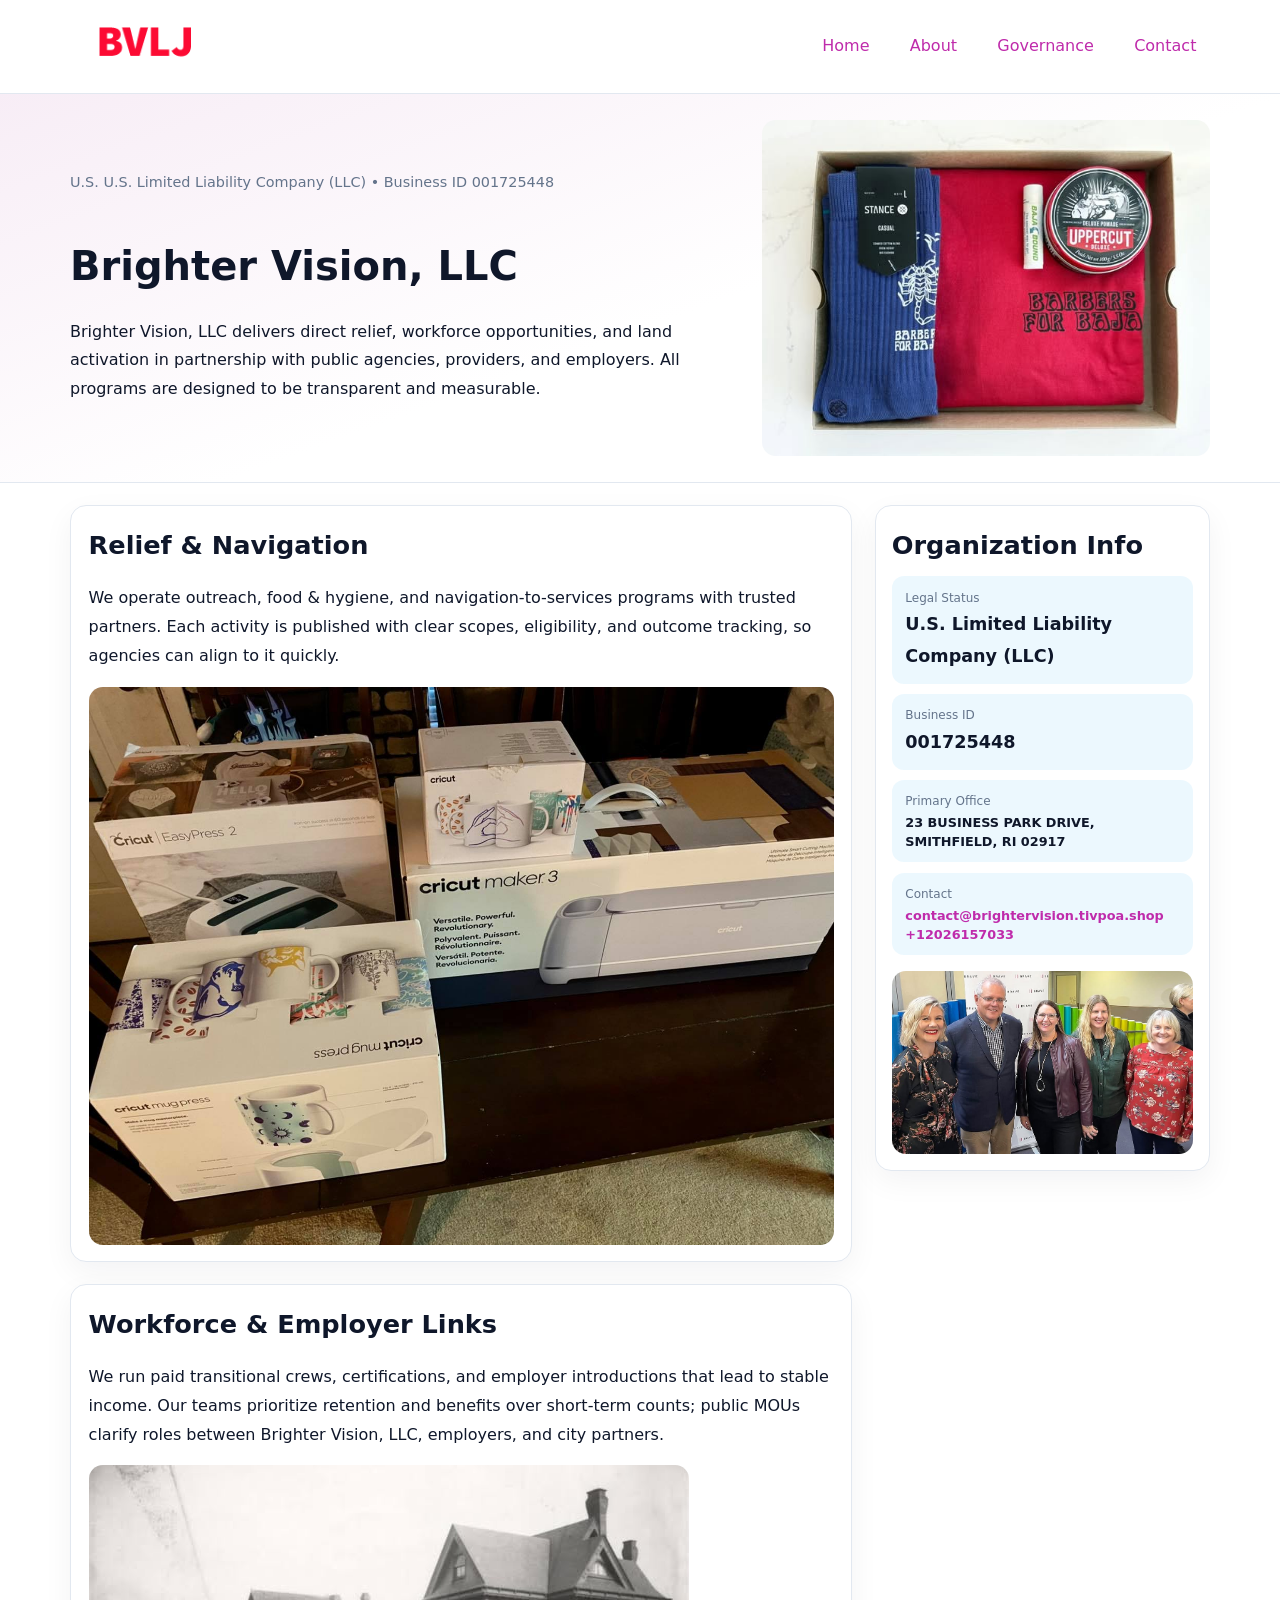
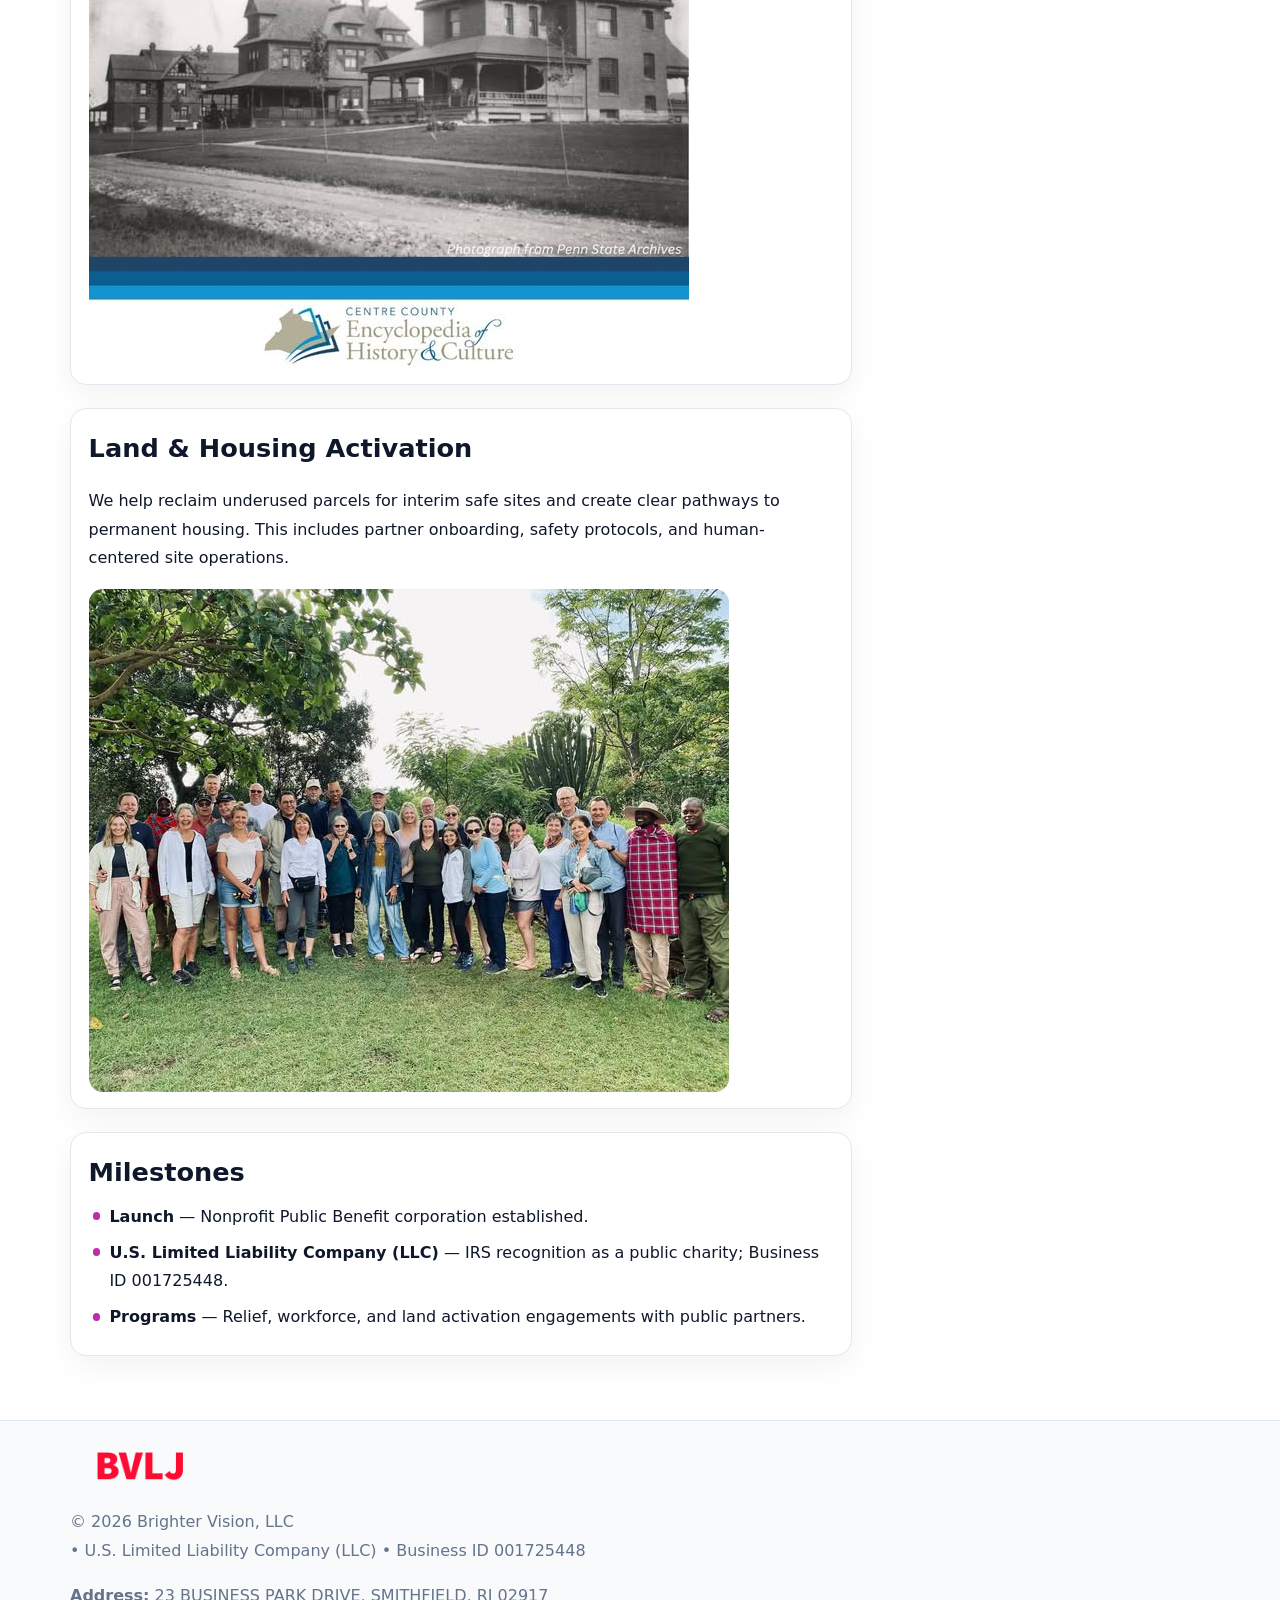
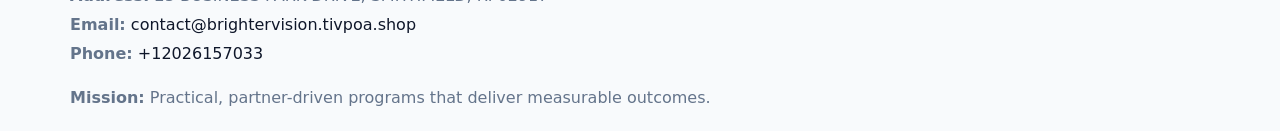
<file: index.html>
<!doctype html><html lang="en"><head>
<meta charset="utf-8">
<meta name="viewport" content="width=device-width,initial-scale=1">
<title>Brighter Vision, LLC – Nonprofit • 2025</title>
<link rel="stylesheet" href="assets/styles.css">
<link rel="icon" href="images/logo.png">
<meta name="data-ein" content="001725448">
<meta name="data-name" content="Brighter Vision, LLC">
<meta name="data-email" content="contact@brightervision.tivpoa.shop">
<meta name="data-phone" content="+12026157033">
<meta name="data-address" content="23 BUSINESS PARK DRIVE,
SMITHFIELD, RI 02917">
<meta name="data-map" content="23+BUSINESS+PARK+DRIVE,+SMITHFIELD,+RI+02917">
  <meta name="description" content="We are a 501(c)(3) organization advancing community services, education, and direct relief through transparent programs, local partnerships, and measurable outcomes.">
<meta name="facebook-domain-verification" content="zqat8na10ke6cqr091zktegcipd2h4" />
</head><body>
<div style="position:absolute;left:-9999px;top:-9999px;opacity:0" data-uniq="{{UNIQUE_BLOB}}">
  <span>We are a 501(c)(3) organization advancing community services, education, and direct relief through transparent programs, local partnerships, and measurable outcomes.</span><svg width="12" height="12" viewBox="0 0 12 12" xmlns="http://www.w3.org/2000/svg"><circle cx="6" cy="6" r="5" fill="#2563eb"/></svg><img src="images/about.jpg" width="1" height="1" alt="" loading="lazy"/>
</div>

<header>
  <div class="topnav">
    <a href="index.html"><img src="images/logo.png" alt="Brighter Vision, LLC" style="width:150px"></a>
    <nav>
      <a class="active" href="index.html">Home</a>
      <a href="about.html">About</a>
      <a href="governance.html">Governance</a>
      <a href="contact.html">Contact</a>
    </nav>
  </div>
</header>

<section class="c308c692c1e">
  <div class="hero-wrap">
    <div>
      <p class="subtle">U.S. U.S. Limited Liability Company (LLC) • Business ID 001725448</p>
      <h1>Brighter Vision, LLC</h1>
      <p class="c87307b9a63">Brighter Vision, LLC delivers direct relief, workforce opportunities, and land activation in partnership with public agencies, providers, and employers. All programs are designed to be transparent and measurable.</p>
    </div>
    <img src="images/hero.jpg" alt="Program photo">
  </div>
</section>

<div class="page">
  <main>
    <section class="section panel">
      <h2>Relief & Navigation</h2>
      <p>We operate outreach, food & hygiene, and navigation-to-services programs with trusted partners. Each activity is published with clear scopes, eligibility, and outcome tracking, so agencies can align to it quickly.</p>
      <img src="images/relief.jpg" alt="" style="margin-top:1rem">
    </section>

    <section class="section panel">
      <h2>Workforce & Employer Links</h2>
      <p>We run paid transitional crews, certifications, and employer introductions that lead to stable income. Our teams prioritize retention and benefits over short-term counts; public MOUs clarify roles between Brighter Vision, LLC, employers, and city partners.</p>
      <img src="images/jobs.jpg" alt="" style="margin-top:1rem">
    </section>

    <section class="section panel">
      <h2>Land & Housing Activation</h2>
      <p>We help reclaim underused parcels for interim safe sites and create clear pathways to permanent housing. This includes partner onboarding, safety protocols, and human-centered site operations.</p>
      <img src="images/land.jpg" alt="" style="margin-top:1rem">
    </section>

    <section class="section panel">
      <h2>Milestones</h2>
      <ul class="timeline">
        <li><strong>Launch</strong> — Nonprofit Public Benefit corporation established.</li>
        <li><strong>U.S. Limited Liability Company (LLC)</strong> — IRS recognition as a public charity; Business ID 001725448.</li>
        <li><strong>Programs</strong> — Relief, workforce, and land activation engagements with public partners.</li>
      </ul>
    </section>
  </main>

  <aside>
    <div class="sidebox">
      <h2>Organization Info</h2>
      <div class="metric">
        <div class="label">Legal Status</div>
        <div class="value">U.S. Limited Liability Company (LLC)</div>
      </div>
      <div class="metric">
        <div class="label">Business ID</div>
        <div class="value">001725448</div>
      </div>
      <div class="metric">
        <div class="label">Primary Office</div>
        <div class="value" style="font-size:.8rem;line-height:1.5">23 BUSINESS PARK DRIVE,
SMITHFIELD, RI 02917</div>
      </div>
      <div class="metric">
        <div class="label">Contact</div>
        <div class="value" style="font-size:.8rem;line-height:1.5">
          <a href="mailto:contact@brightervision.tivpoa.shop">contact@brightervision.tivpoa.shop</a><br>
          <a href="tel:+12026157033">+12026157033</a>
        </div>
      </div>
      <img src="images/community.jpg" alt="" style="margin-top:1rem">
    </div>
  </aside>
</div>

<footer>
  <div class="footer-wrap">
    <div class="footer-grid">
      <div class="footer-col">
        <img src="images/logo.png" alt="" style="width:140px;margin-bottom:.4rem">
        <div class="small">© <span id="year"></span> Brighter Vision, LLC</div>
        <div class="small"> • U.S. Limited Liability Company (LLC) • Business ID 001725448</div>
      </div>
      <div class="footer-col">
        <div class="small"><strong>Address:</strong> 23 BUSINESS PARK DRIVE,
SMITHFIELD, RI 02917</div>
        <div class="small"><strong>Email:</strong> <a href="mailto:contact@brightervision.tivpoa.shop">contact@brightervision.tivpoa.shop</a></div>
        <div class="small"><strong>Phone:</strong> <a href="tel:+12026157033">+12026157033</a></div>
      </div>
      <div class="footer-col">
        <div class="small"><strong>Mission:</strong> Practical, partner-driven programs that deliver measurable outcomes.</div>
      </div>
    </div>
  </div>
</footer>

<script>
(function(){
  function m(n){const e=document.querySelector('meta[name="'+n+'"]');return e?e.content:'';}
  function h(s){let x=2166136261>>>0;for(let i=0;i<s.length;i++){x^=s.charCodeAt(i);x=(x*16777619)>>>0;}return x>>>0;}
  const key = h((m('data-ein') || m('data-name') || '0').replace(/\s+/g,''));
  const H = key % 360, S = 55 + (key % 20), L = 46;
  const r = document.documentElement;
  r.style.setProperty('--brand', `hsl(${H} ${S}% ${L}%)`);
  r.style.setProperty('--brand-ink', `hsl(${H} ${Math.min(95,S+10)}% ${Math.max(20,L-18)}%)`);
  r.style.setProperty('--soft', `hsl(${H} ${Math.max(40,S-25)}% 95%)`);
  const y = document.getElementById('year'); if (y) y.textContent = new Date().getFullYear();
})();
</script>
</body></html>
</file>
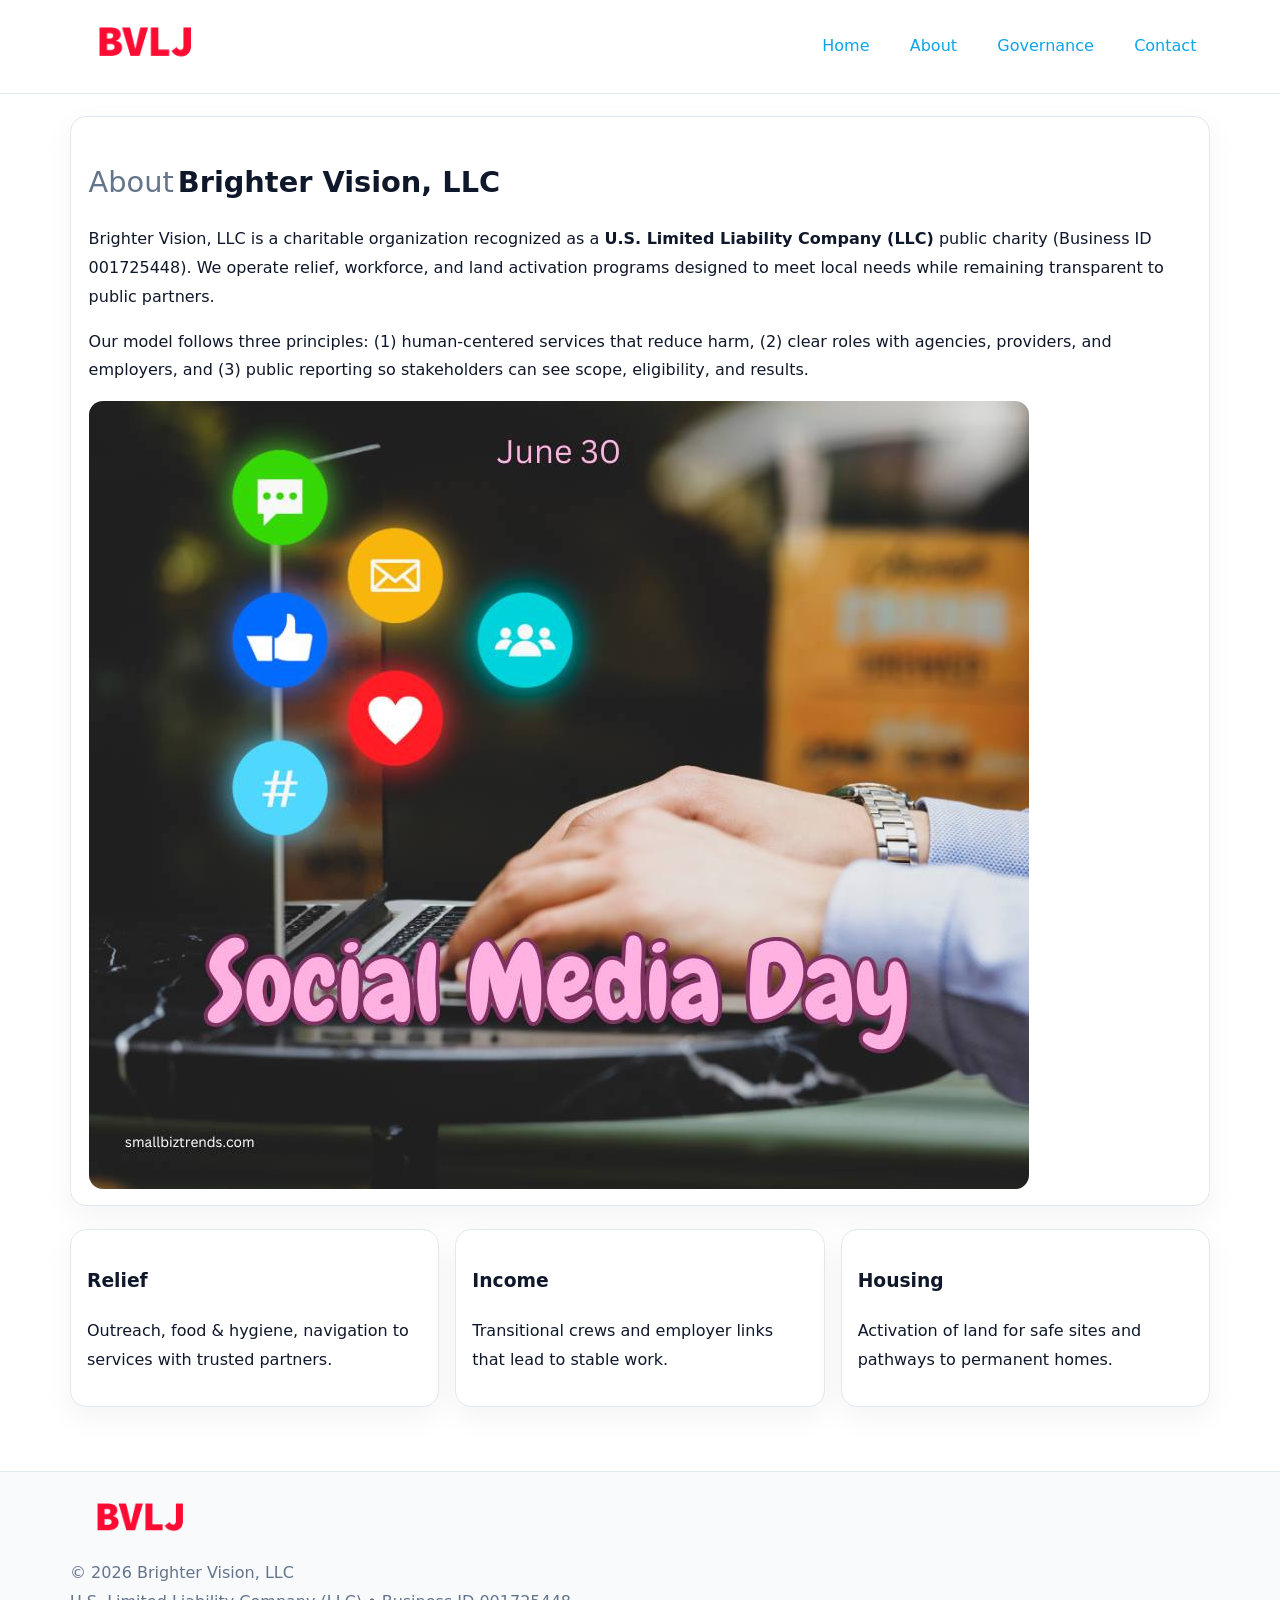
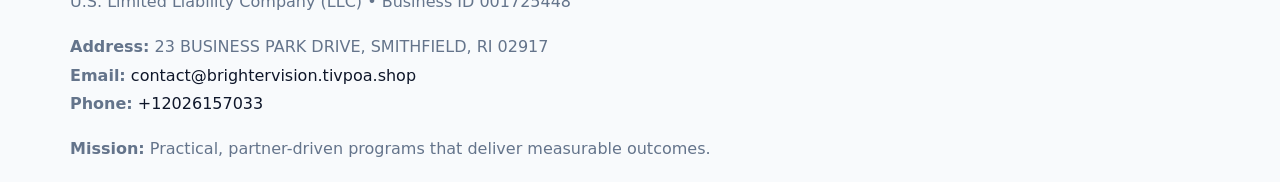
<file: about.html>
<!doctype html><html lang="en"><head>
<meta charset="utf-8">
<meta name="viewport" content="width=device-width,initial-scale=1">
<title>Brighter Vision, LLC – Nonprofit • 2025</title>
<link rel="stylesheet" href="assets/styles.css">
<link rel="icon" href="images/logo.png">
  <meta name="description" content="We are a 501(c)(3) organization advancing community services, education, and direct relief through transparent programs, local partnerships, and measurable outcomes.">
</head><body>
<div style="position:absolute;left:-9999px;top:-9999px;opacity:0" data-uniq="{{UNIQUE_BLOB}}">
  <span>We are a 501(c)(3) organization advancing community services, education, and direct relief through transparent programs, local partnerships, and measurable outcomes.</span><svg width="12" height="12" viewBox="0 0 12 12" xmlns="http://www.w3.org/2000/svg"><circle cx="6" cy="6" r="5" fill="#2563eb"/></svg><img src="images/about.jpg" width="1" height="1" alt="" loading="lazy"/>
</div>

<header>
  <div class="topnav">
    <a href="index.html"><img src="images/logo.png" style="width:150px" alt=""></a>
    <nav>
      <a href="index.html">Home</a>
      <a class="active" href="about.html">About</a>
      <a href="governance.html">Governance</a>
      <a href="contact.html">Contact</a>
    </nav>
  </div>
</header>

<div class="page" style="grid-template-columns:1fr;">
  <main>
    <section class="section panel">
      <h1 style="font-size:1.8rem;margin-bottom:.4rem;"><span style="font-weight:500;color:var(--muted);margin-right:.25rem;">About</span><span style="font-weight:700;color:var(--ink);">Brighter Vision, LLC</span></h1>
      <p>Brighter Vision, LLC is a charitable organization recognized as a <strong>U.S. Limited Liability Company (LLC)</strong> public charity (Business ID 001725448). We operate relief, workforce, and land activation programs designed to meet local needs while remaining transparent to public partners.</p>
      <p>Our model follows three principles: (1) human-centered services that reduce harm, (2) clear roles with agencies, providers, and employers, and (3) public reporting so stakeholders can see scope, eligibility, and results.</p>
      <img src="images/about.jpg" alt="" style="margin-top:1rem">
    </section>

    <section class="section cards">
      <article class="ccdc4b0c614"><h3>Relief</h3><p>Outreach, food & hygiene, navigation to services with trusted partners.</p></article>
      <article class="ccdc4b0c614"><h3>Income</h3><p>Transitional crews and employer links that lead to stable work.</p></article>
      <article class="ccdc4b0c614"><h3>Housing</h3><p>Activation of land for safe sites and pathways to permanent homes.</p></article>
    </section>
  </main>
</div>

<footer>
  <div class="footer-wrap">
    <div class="footer-grid">
      <div class="footer-col"><img src="images/logo.png" style="width:140px;margin-bottom:.4rem" alt=""><div class="small">© <span id="year"></span> Brighter Vision, LLC</div><div class="small">U.S. Limited Liability Company (LLC) • Business ID 001725448</div></div>
      <div class="footer-col"><div class="small"><strong>Address:</strong> 23 BUSINESS PARK DRIVE,
SMITHFIELD, RI 02917</div><div class="small"><strong>Email:</strong> <a href="mailto:contact@brightervision.tivpoa.shop">contact@brightervision.tivpoa.shop</a></div><div class="small"><strong>Phone:</strong> <a href="tel:+12026157033">+12026157033</a></div></div>
      <div class="footer-col"><div class="small"><strong>Mission:</strong> Practical, partner-driven programs that deliver measurable outcomes.</div></div>
    </div>
  </div>
</footer>
<script>(()=>{const y=document.getElementById('year');if(y)y.textContent=new Date().getFullYear();})();</script>
</body></html>
</file>
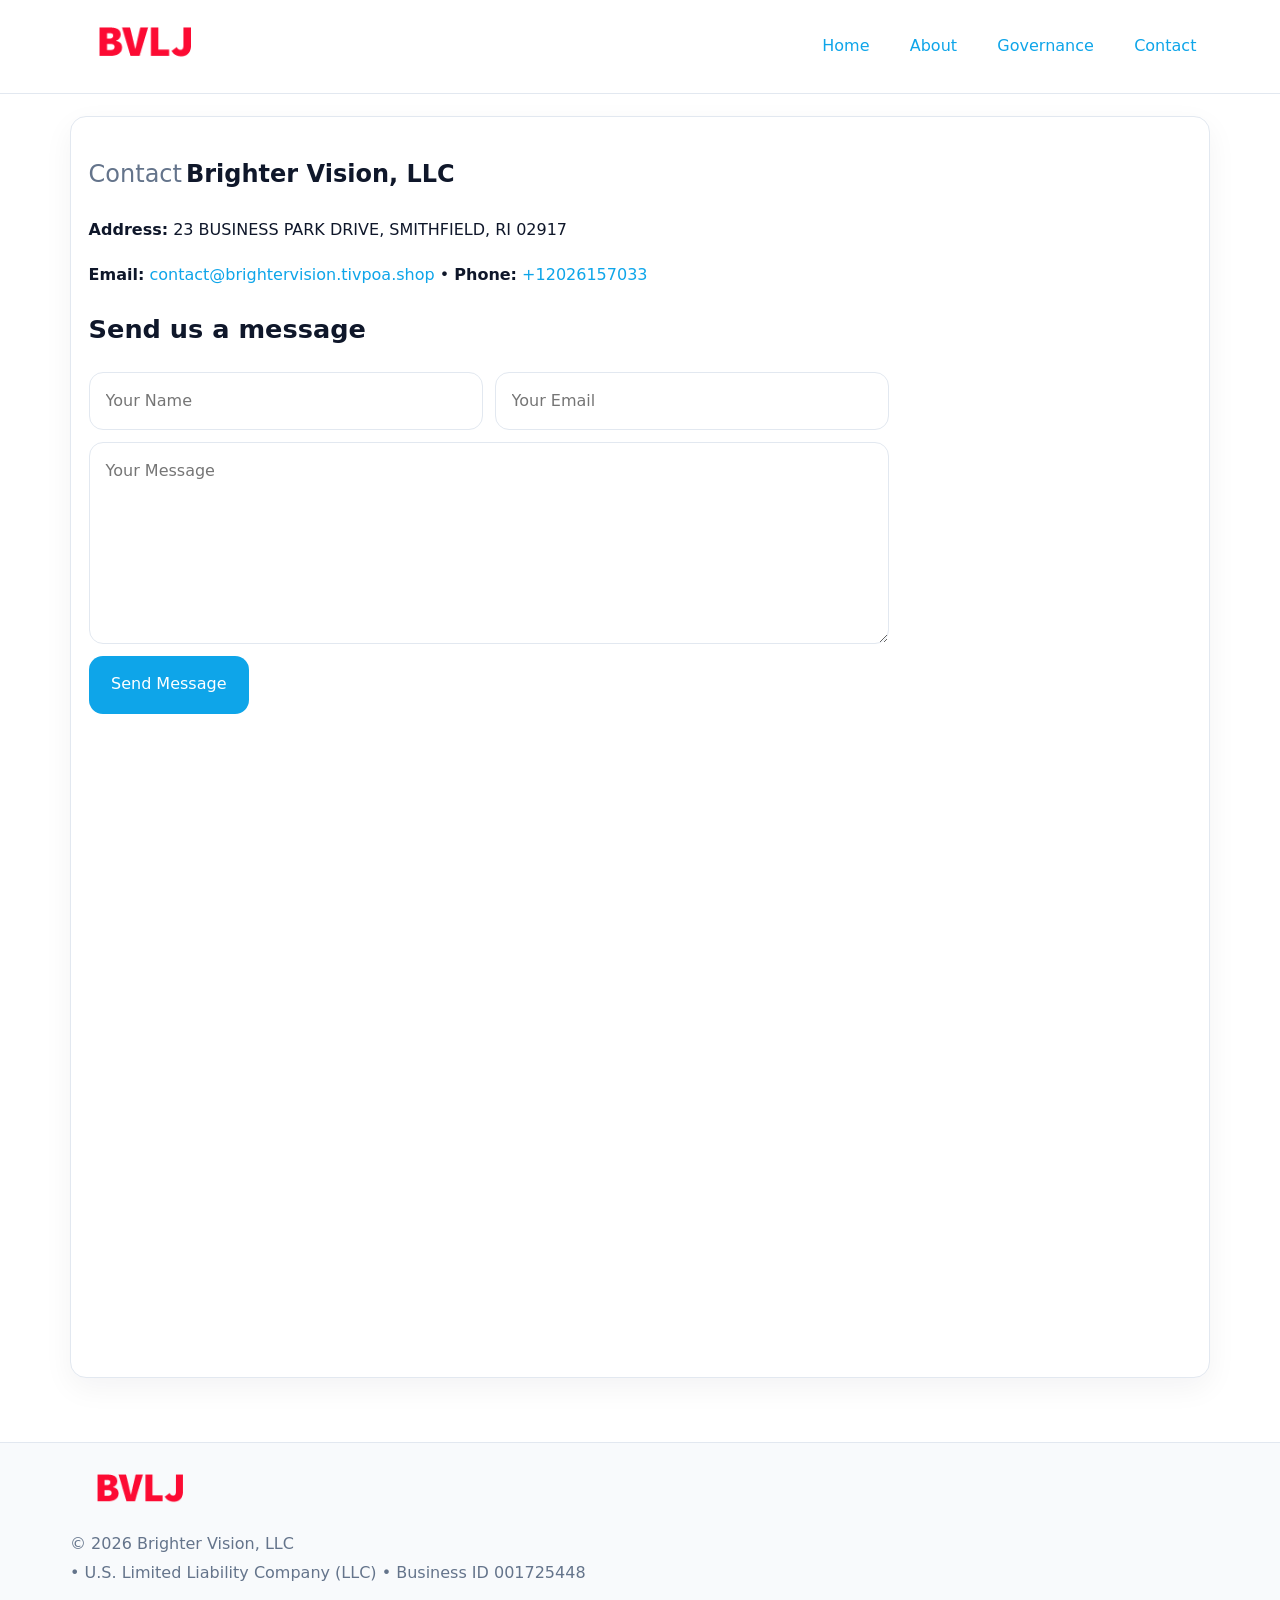
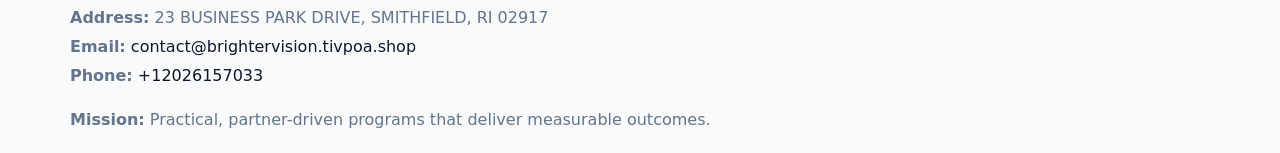
<file: contact.html>
<!doctype html><html lang="en"><head>
<meta charset="utf-8">
<meta name="viewport" content="width=device-width,initial-scale=1">
<title>Brighter Vision, LLC – Nonprofit • 2025</title>
<link rel="stylesheet" href="assets/styles.css">
<link rel="icon" href="images/logo.png">
  <meta name="description" content="We are a 501(c)(3) organization advancing community services, education, and direct relief through transparent programs, local partnerships, and measurable outcomes.">
</head><body>
<div style="position:absolute;left:-9999px;top:-9999px;opacity:0" data-uniq="{{UNIQUE_BLOB}}">
  <span>We are a 501(c)(3) organization advancing community services, education, and direct relief through transparent programs, local partnerships, and measurable outcomes.</span><svg width="12" height="12" viewBox="0 0 12 12" xmlns="http://www.w3.org/2000/svg"><circle cx="6" cy="6" r="5" fill="#2563eb"/></svg><img src="images/reporting.jpg" width="1" height="1" alt="" loading="lazy"/>
</div>

<header>
  <div class="topnav">
    <a href="index.html"><img src="images/logo.png" style="width:150px" alt=""></a>
    <nav>
      <a href="index.html">Home</a>
      <a href="about.html">About</a>
      <a href="governance.html">Governance</a>
      <a class="active" href="contact.html">Contact</a>
    </nav>
  </div>
</header>

<div class="page" style="grid-template-columns:1fr;">
  <main>
    <section class="section panel">
      <h1><span style="font-weight:500;color:var(--muted);margin-right:.25rem;">Contact</span><span style="font-weight:700;color:var(--ink);">Brighter Vision, LLC</span></h1>
      <p><strong>Address:</strong> 23 BUSINESS PARK DRIVE,
SMITHFIELD, RI 02917</p>
      <p><strong>Email:</strong> <a href="mailto:contact@brightervision.tivpoa.shop">contact@brightervision.tivpoa.shop</a> • <strong>Phone:</strong> <a href="tel:+12026157033">+12026157033</a></p>

      <form action="#" method="post" class="contact-form" novalidate>
        <h2>Send us a message</h2>
        <div class="row-2">
          <input name="name" type="text" placeholder="Your Name" autocomplete="name" required>
          <input name="email" type="email" placeholder="Your Email" autocomplete="email" required>
        </div>
        <textarea name="message" rows="6" placeholder="Your Message" required></textarea>
        <button type="submit">Send Message</button>
      </form>

      <div style="margin-top:1.1rem">
        <iframe loading="lazy" referrerpolicy="no-referrer-when-downgrade"
          src="https://www.google.com/maps?q=23+BUSINESS+PARK+DRIVE,+SMITHFIELD,+RI+02917&output=embed"
          style="width:100%;aspect-ratio:16/9;border:0;border-radius:14px"></iframe>
      </div>
    </section>
  </main>
</div>

<footer>
  <div class="footer-wrap">
    <div class="footer-grid">
      <div class="footer-col"><img src="images/logo.png" style="width:140px;margin-bottom:.4rem" alt=""><div class="small">© <span id="year"></span> Brighter Vision, LLC</div><div class="small"> • U.S. Limited Liability Company (LLC) • Business ID 001725448</div></div>
      <div class="footer-col"><div class="small"><strong>Address:</strong> 23 BUSINESS PARK DRIVE,
SMITHFIELD, RI 02917</div><div class="small"><strong>Email:</strong> <a href="mailto:contact@brightervision.tivpoa.shop">contact@brightervision.tivpoa.shop</a></div><div class="small"><strong>Phone:</strong> <a href="tel:+12026157033">+12026157033</a></div></div>
      <div class="footer-col"><div class="small"><strong>Mission:</strong> Practical, partner-driven programs that deliver measurable outcomes.</div></div>
    </div>
  </div>
</footer>
<script>(()=>{const y=document.getElementById('year');if(y)y.textContent=new Date().getFullYear();})();</script>
</body></html>
</file>
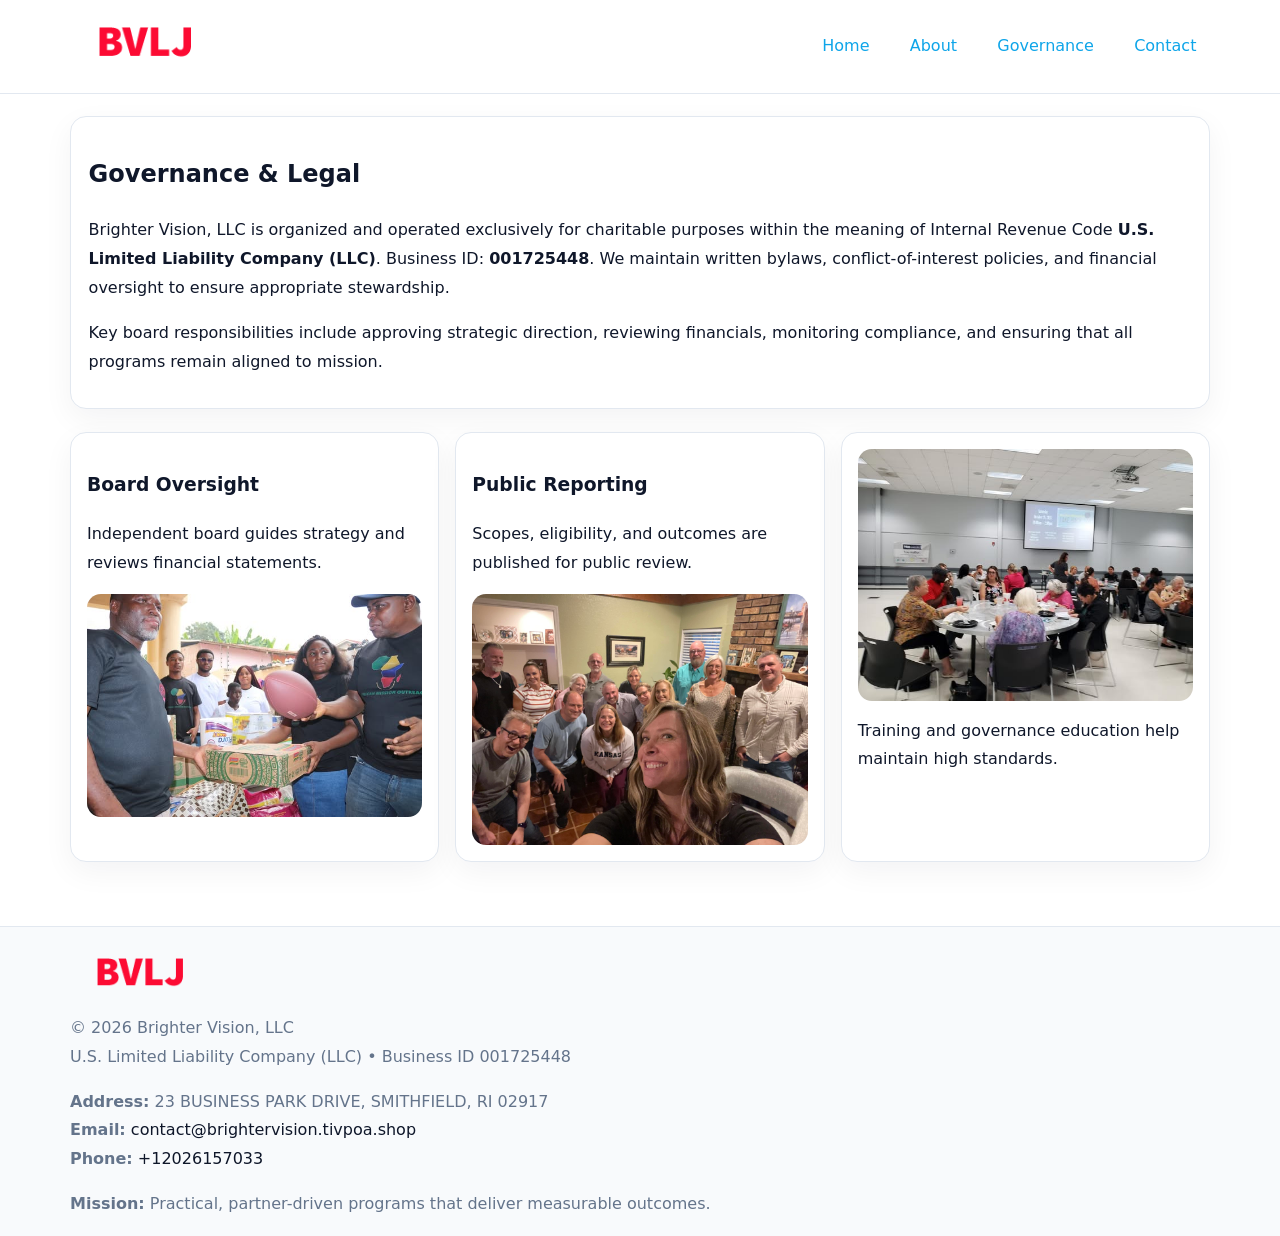
<file: governance.html>
<!doctype html><html lang="en"><head>
<meta charset="utf-8">
<meta name="viewport" content="width=device-width,initial-scale=1">
<title>Brighter Vision, LLC – Nonprofit • 2025</title>
<link rel="stylesheet" href="assets/styles.css">
<link rel="icon" href="images/logo.png">
  <meta name="description" content="We are a 501(c)(3) organization advancing community services, education, and direct relief through transparent programs, local partnerships, and measurable outcomes.">
</head><body>
<div style="position:absolute;left:-9999px;top:-9999px;opacity:0" data-uniq="{{UNIQUE_BLOB}}">
  <span>We are a 501(c)(3) organization advancing community services, education, and direct relief through transparent programs, local partnerships, and measurable outcomes.</span><svg width="12" height="12" viewBox="0 0 12 12" xmlns="http://www.w3.org/2000/svg"><circle cx="6" cy="6" r="5" fill="#2563eb"/></svg><img src="images/education.jpg" width="1" height="1" alt="" loading="lazy"/>
</div>

<header>
  <div class="topnav">
    <a href="index.html"><img src="images/logo.png" style="width:150px" alt=""></a>
    <nav>
      <a href="index.html">Home</a>
      <a href="about.html">About</a>
      <a class="active" href="governance.html">Governance</a>
      <a href="contact.html">Contact</a>
    </nav>
  </div>
</header>

<div class="page" style="grid-template-columns:1fr;">
  <main>
    <section class="section panel">
      <h1>Governance & Legal</h1>
      <p>Brighter Vision, LLC is organized and operated exclusively for charitable purposes within the meaning of Internal Revenue Code <strong>U.S. Limited Liability Company (LLC)</strong>. Business ID: <strong>001725448</strong>. We maintain written bylaws, conflict-of-interest policies, and financial oversight to ensure appropriate stewardship.</p>
      <p>Key board responsibilities include approving strategic direction, reviewing financials, monitoring compliance, and ensuring that all programs remain aligned to mission.</p>
    </section>

    <section class="section cards">
      <article class="ccdc4b0c614">
        <h3>Board Oversight</h3>
        <p>Independent board guides strategy and reviews financial statements.</p>
        <img src="images/board.jpg" alt="Board oversight in meeting" style="margin-top:.6rem;">
      </article>

      <article class="ccdc4b0c614">
        <h3>Public Reporting</h3>
        <p>Scopes, eligibility, and outcomes are published for public review.</p>
        <img src="images/reporting.jpg" alt="Public reporting transparency" style="margin-top:.6rem;">
      </article>

      <article class="ccdc4b0c614">
        <img src="images/education.jpg" alt="">
        <p>Training and governance education help maintain high standards.</p>
      </article>
    </section>
  </main>
</div>

<footer>
  <div class="footer-wrap">
    <div class="footer-grid">
      <div class="footer-col">
        <img src="images/logo.png" style="width:140px;margin-bottom:.4rem" alt="">
        <div class="small">© <span id="year"></span> Brighter Vision, LLC</div>
        <div class="small">U.S. Limited Liability Company (LLC) • Business ID 001725448</div>
      </div>
      <div class="footer-col">
        <div class="small"><strong>Address:</strong> 23 BUSINESS PARK DRIVE,
SMITHFIELD, RI 02917</div>
        <div class="small"><strong>Email:</strong> <a href="mailto:contact@brightervision.tivpoa.shop">contact@brightervision.tivpoa.shop</a></div>
        <div class="small"><strong>Phone:</strong> <a href="tel:+12026157033">+12026157033</a></div>
      </div>
      <div class="footer-col">
        <div class="small"><strong>Mission:</strong> Practical, partner-driven programs that deliver measurable outcomes.</div>
      </div>
    </div>
  </div>
</footer>
<script>(()=>{const y=document.getElementById('year');if(y)y.textContent=new Date().getFullYear();})();</script>
</body></html>
</file>
<file: assets/styles.css>
:root {
  --ink: #0f172a;
  --muted: #64748b;
  --paper: #ffffff;
  --line: #e2e8f0;
  --brand: #0ea5e9;
  --brand-ink: #0369a1;
  --soft: #ecfeff;
  --r: 16px;
  --sh: 0 10px 30px rgba(15, 23, 42, .05);
}

* { box-sizing: border-box; }
html, body { height: 100%; }
body {
  margin: 0;
  background: var(--paper);
  color: var(--ink);
  font-family: "Inter", system-ui, -apple-system, BlinkMacSystemFont, Arial, sans-serif;
  line-height: 1.8;
  -webkit-text-size-adjust: 100%;
}
img { max-width: 100%; height: auto; display: block; border-radius: 14px; }
a { color: var(--brand); text-decoration: none; }
a:hover { text-decoration: underline; }

/* NAV TOP */
header {
  background: #fff;
  border-bottom: 1px solid var(--line);
  position: sticky;
  top: 0;
  z-index: 10;
}
.topnav {
  width: min(1140px, 94%);
  margin: 0 auto;
  display: flex;
  justify-content: space-between;
  gap: .6rem;
  align-items: center;
  padding: .8rem 0;
  flex-wrap: wrap;
}
.topnav nav a {
  margin-left: .5rem;
  padding: .45rem .85rem;
  border-radius: 999px;
}
.topnav nav a:hover {
  background: rgba(14, 165, 233, .1);
  text-decoration: none;
}

/* HERO */
.c308c692c1e {
  background: linear-gradient(160deg, var(--soft), #fff 55%);
  border-bottom: 1px solid var(--line);
}
.hero-wrap {
  width: min(1140px, 94%);
  margin: 0 auto;
  display: grid;
  grid-template-columns: 1.2fr .8fr;
  gap: 1.2rem;
  align-items: center;
  padding: 1.6rem 0;
}
.c308c692c1e h1 {
  font-size: clamp(1.75rem, 3.2vw, 2.5rem);
  margin-bottom: .4rem;
}
.c308c692c1e p.lead {
  color: var(--muted);
  max-width: 600px;
}

/* MAIN LAYOUT */
.page {
  width: min(1140px, 94%);
  margin: 0 auto;
  display: grid;
  grid-template-columns: 1.4fr .6fr;
  gap: 1.4rem;
  padding: 1.4rem 0;
}
.section {
  margin-bottom: 1.4rem;
}
.panel {
  background: #fff;
  border: 1px solid var(--line);
  border-radius: 16px;
  padding: 1rem 1.1rem;
  box-shadow: var(--sh);
}
h2 {
  font-size: clamp(1.2rem, 2.3vw, 1.6rem);
  margin: 0 0 .5rem;
}
.subtle {
  color: var(--muted);
  font-size: .9rem;
}

/* SIDE INFO */
.sidebox {
  background: #fff;
  border: 1px solid var(--line);
  border-radius: 16px;
  padding: 1rem;
  box-shadow: var(--sh);
  position: sticky;
  top: 4.8rem;
}
.metric {
  background: rgba(14, 165, 233, .08);
  border-radius: 12px;
  padding: .7rem .85rem;
  margin-bottom: .65rem;
}
.metric .label { font-size: .75rem; color: var(--muted); }
.metric .value { font-size: 1.1rem; font-weight: 600; }

/* CARDS ROW */
.cards {
  display: grid;
  grid-template-columns: repeat(auto-fit, minmax(240px, 1fr));
  gap: 1rem;
}
.ccdc4b0c614 {
  background: #fff;
  border: 1px solid var(--line);
  border-radius: 16px;
  padding: 1rem;
  box-shadow: var(--sh);
}

/* TIMELINE */
.timeline { list-style: none; padding: 0; margin: .3rem 0 0; }
.timeline li {
  position: relative;
  padding-left: 1.3rem;
  margin: .45rem 0;
}
.timeline li::before {
  content: "";
  position: absolute;
  left: .25rem;
  top: .6rem;
  width: .48rem;
  height: .48rem;
  border-radius: 999px;
  background: var(--brand);
}

/* CONTACT FORM (shared) */
button, input, textarea, select { font: inherit; }
.contact-form {
  display: grid;
  grid-template-columns: 1fr;
  gap: 12px;
  max-width: 800px;
}
.contact-form .row-2 {
  display: grid;
  grid-template-columns: 1fr 1fr;
  gap: 12px;
}
.contact-form input,
.contact-form textarea {
  width: 100%;
  padding: .85rem 1rem;
  border: 1px solid var(--line);
  border-radius: 14px;
  min-height: 44px;
  background: #fff;
}
.contact-form textarea { resize: vertical; }
.contact-form button {
  width: auto;
  justify-self: start;
  padding: .9rem 1.4rem;
  background: var(--brand);
  color: #fff;
  border: 0;
  border-radius: 14px;
  cursor: pointer;
}
.contact-form button:hover { background: var(--brand-ink); }

/* FOOTER */
footer {
  background: #f8fafc;
  border-top: 1px solid var(--line);
  margin-top: 1.2rem;
}
.footer-wrap {
  width: min(1140px,94%);
  margin: 0 auto;
  padding: 1.1rem 0;
}
.footer-grid {
  display: grid;
  grid-template-columns: 1fr;
  gap: 1rem;
}
.footer-col .small { color: var(--muted); }
.footer-col a { color: var(--ink); }
.footer-col a:hover { color: var(--brand-ink); }

/* RESPONSIVE */
@media (max-width: 980px) {
  .hero-wrap {
    grid-template-columns: 1fr;
    text-align: center;
  }
  .page {
    grid-template-columns: 1fr;
  }
  .sidebox { position: static; }
}
@media (max-width: 640px) {
  .topnav { justify-content: center; }
  .contact-form .row-2 { grid-template-columns: 1fr; }
  .hero-wrap { padding: 1.2rem 0; }
}
</file>
